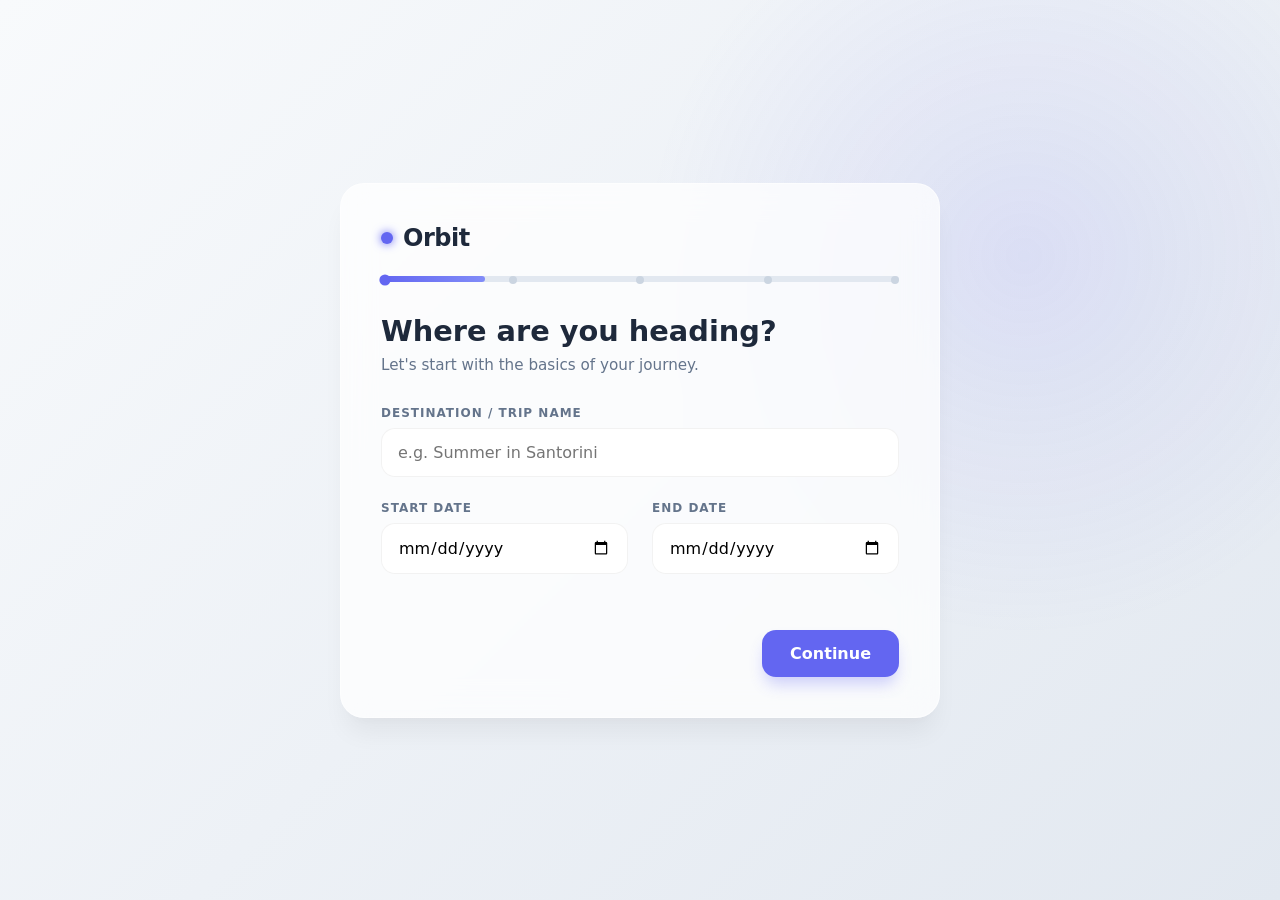
<file: index.html>
<!DOCTYPE html>

<html lang="en">

<head>

    <meta charset="UTF-8">

    <meta name="viewport" content="width=device-width, initial-scale=1.0">

    <title>Orbit | Premium Trip Planner</title>

    <link rel="stylesheet" href="orbit-style.css">

</head>

<body>

    <div class="bg-glow"></div>

    

    <main id="app">

        <section id="wizard-container" class="glass-card hidden">

            <div class="wizard-header">

                <div class="brand">

                    <span class="logo-dot"></span>

                    <h1>Orbit</h1>

                </div>

                <div class="progress-bar">

                    <div class="progress-fill" id="progress-fill"></div>

                    <div class="steps-indicator">

                        <span class="step-dot active"></span>

                        <span class="step-dot"></span>

                        <span class="step-dot"></span>

                        <span class="step-dot"></span>

                        <span class="step-dot"></span>

                    </div>

                </div>

            </div>



            <div id="step-content">

                <div class="step fade-in" data-step="1">

                    <h2>Where are you heading?</h2>

                    <p class="subtitle">Let's start with the basics of your journey.</p>

                    <div class="input-group">

                        <label>Destination / Trip Name</label>

                        <input type="text" id="trip-name" placeholder="e.g. Summer in Santorini">

                    </div>

                    <div class="grid-2">

                        <div class="input-group">

                            <label>Start Date</label>

                            <input type="date" id="start-date">

                        </div>

                        <div class="input-group">

                            <label>End Date</label>

                            <input type="date" id="end-date">

                        </div>

                    </div>

                    <div class="info-badge hidden" id="duration-badge">

                        Duration: <span id="calc-days">0</span> Days

                    </div>

                </div>



                <div class="step hidden fade-in" data-step="2">

                    <h2>How are you traveling?</h2>

                    <div class="input-group">

                        <label>Mode of Transport</label>

                        <select id="transport-type">

                            <option value="">Select Method</option>

                            <option value="Flight">Flight</option>

                            <option value="Train">Train</option>

                            <option value="Bus">Bus</option>

                            <option value="Car">Car / Bike</option>

                            <option value="Cruise">Cruise Ship / Ferry</option>

                            <option value="Other">Other</option>

                        </select>

                    </div>

                    <div id="dynamic-transport-form" class="dynamic-area">

                        </div>

                </div>



                <div class="step hidden fade-in" data-step="3">

                    <h2>Who's joining?</h2>

                    <div class="input-group">

                        <label>Number of Members</label>

                        <input type="number" id="member-count" min="1" value="1">

                    </div>

                    <div id="members-list" class="dynamic-area scrollable">

                        </div>

                </div>



                <div class="step hidden fade-in" data-step="4">

                    <h2>Staying somewhere?</h2>

                    <div class="toggle-container">

                        <span>No</span>

                        <label class="switch">

                            <input type="checkbox" id="has-hotel">

                            <span class="slider"></span>

                        </label>

                        <span>Yes</span>

                    </div>

                    <div id="hotel-form" class="dynamic-area hidden">

                        <div class="input-group"><label>Hotel Name</label><input type="text" id="hotel-name"></div>

                        <div class="grid-2">

                            <div class="input-group"><label>Check-in</label><input type="date" id="hotel-in"></div>

                            <div class="input-group"><label>Check-out</label><input type="date" id="hotel-out"></div>

                        </div>

                        <div class="input-group"><label>Address</label><input type="text" id="hotel-address"></div>

                    </div>

                </div>



                <div class="step hidden fade-in" data-step="5">

                    <h2>Financial Planning</h2>

                    <div class="grid-2">

                        <div class="input-group"><label>Total Budget</label><input type="number" id="budget-total" placeholder="0.00"></div>

                        <div class="input-group"><label>Transport Cost</label><input type="number" id="budget-transport" class="expense-input" placeholder="0.00"></div>

                        <div class="input-group"><label>Hotel Cost</label><input type="number" id="budget-hotel" class="expense-input" placeholder="0.00"></div>

                        <div class="input-group"><label>Food Budget</label><input type="number" id="budget-food" class="expense-input" placeholder="0.00"></div>

                        <div class="input-group"><label>Other Expenses</label><input type="number" id="budget-other" class="expense-input" placeholder="0.00"></div>

                    </div>

                </div>

            </div>



            <div class="wizard-footer">

                <button id="prev-btn" class="btn secondary hidden">Back</button>

                <button id="next-btn" class="btn primary">Continue</button>

            </div>

        </section>



        <section id="dashboard" class="hidden">

            <header class="dash-navbar">

                <div class="brand">

                    <span class="logo-dot"></span>

                    <h1 id="dash-trip-name">My Awesome Trip</h1>

                </div>

                <div class="dash-meta">

                    <span id="dash-dates" class="meta-date">Loading Dates...</span>

                    <button id="reset-trip" class="btn-icon-danger" title="Reset Trip">

                        <svg width="20" height="20" fill="currentColor" viewBox="0 0 24 24"><path d="M9 3v1H4v2h1v13a2 2 0 002 2h10a2 2 0 002-2V6h1V4h-5V3H9zM7 6h10v13H7V6zm2 2v9h2V8H9zm4 0v9h2V8h-2z"/></svg>

                    </button>

                </div>

            </header>



            <div class="dashboard-layout">

                <aside class="dash-sidebar">

                    <div class="glass-card countdown-hero">

                        <p class="label">Journey Begins In</p>

                        <h2 id="days-left">00</h2>

                        <p class="unit">Days</p>

                    </div>

                    

                    <div class="glass-card budget-widget">

                        <div class="widget-header">

                            <h3>Budget Status</h3>

                            <button class="edit-trigger" data-step="5">Manage</button>

                        </div>

                        <div class="progress-circle-container">

                            <svg viewBox="0 0 36 36" class="circular-chart primary">

                                <path class="circle-bg" d="M18 2.0845 a 15.9155 15.9155 0 0 1 0 31.831 a 15.9155 15.9155 0 0 1 0 -31.831" />

                                <path id="budget-stroke" class="circle" stroke-dasharray="0, 100" d="M18 2.0845 a 15.9155 15.9155 0 0 1 0 31.831 a 15.9155 15.9155 0 0 1 0 -31.831" />

                                <text x="18" y="20.35" class="percentage" id="budget-percent">0%</text>

                            </svg>

                        </div>

                        <div class="budget-legend">

                            <div class="leg-item"><span>Used</span><b id="dash-used-budget">$0</b></div>

                            <div class="leg-item"><span>Left</span><b id="dash-rem-budget">$0</b></div>

                        </div>

                    </div>

                </aside>



                <div class="dash-main">

                    <div class="card-row">

                        <div class="glass-card info-card">

                            <div class="card-head">

                                <div class="icon-wrap transport-icon">✈️</div>

                                <button class="edit-trigger" data-step="2">Edit</button>

                            </div>

                            <h4>Transport Details</h4>

                            <div id="dash-transport-content" class="card-body">

                                </div>

                        </div>



                        <div class="glass-card info-card">

                            <div class="card-head">

                                <div class="icon-wrap hotel-icon">🏨</div>

                                <button class="edit-trigger" data-step="4">Edit</button>

                            </div>

                            <h4>Accommodation</h4>

                            <div id="dash-hotel-content" class="card-body">

                                </div>

                        </div>

                    </div>



                    <div class="glass-card members-card">

                        <div class="card-head">

                            <h4>Travel Companions</h4>

                            <button class="edit-trigger" data-step="3">Manage Members</button>

                        </div>

                        <div id="dash-members-content" class="member-grid">

                            </div>

                    </div>

                </div>

            </div>

        </section>

    </main>



    <script src="orbit-script.js"></script>

</body>

</html>
</file>
<file: orbit-style.css>
/* --- Global Variables & Theme --- */

:root {

    --primary: #6366f1;

    --primary-dark: #4f46e5;

    --primary-light: #a5b4fc;

    --accent: #f43f5e;

    --bg-gradient: linear-gradient(135deg, #f8fafc 0%, #e2e8f0 100%);

    --glass: rgba(255, 255, 255, 0.75);

    --glass-border: rgba(255, 255, 255, 0.5);

    --text-main: #1e293b;

    --text-muted: #64748b;

    --shadow: 0 20px 25px -5px rgba(0, 0, 0, 0.05), 0 10px 10px -5px rgba(0, 0, 0, 0.02);

}



/* --- Base Reset --- */

* {

    margin: 0;

    padding: 0;

    box-sizing: border-box;

    font-family: 'Inter', system-ui, -apple-system, sans-serif;

}



body {

    min-height: 100vh;

    background: var(--bg-gradient);

    color: var(--text-main);

    display: flex;

    justify-content: center;

    align-items: center;

    padding: 1rem;

    overflow-x: hidden;

}



.bg-glow {

    position: fixed;

    width: 60vw;

    height: 60vw;

    background: radial-gradient(circle, rgba(99, 102, 241, 0.12) 0%, transparent 70%);

    top: -10vw;

    right: -10vw;

    z-index: -1;

    border-radius: 50%;

}



main#app {

    width: 100%;

    max-width: 1200px;

    display: flex;

    justify-content: center;

}



/* --- Typography & UI Elements --- */

h2 { font-size: clamp(1.4rem, 5vw, 1.8rem); margin-bottom: 0.5rem; font-weight: 700; }

.subtitle { font-size: 0.95rem; color: var(--text-muted); margin-bottom: 2rem; }



.hidden { display: none !important; }



.glass-card {

    background: var(--glass);

    backdrop-filter: blur(16px);

    -webkit-backdrop-filter: blur(16px);

    border: 1px solid var(--glass-border);

    border-radius: 24px;

    box-shadow: var(--shadow);

    padding: 2.5rem;

    transition: all 0.4s cubic-bezier(0.4, 0, 0.2, 1);

}



/* --- Form Elements --- */

.input-group { margin-bottom: 1.5rem; }

label { 

    display: block; 

    font-size: 0.75rem; 

    font-weight: 700; 

    margin-bottom: 8px; 

    color: var(--text-muted); 

    text-transform: uppercase; 

    letter-spacing: 1px; 

}



input, select {

    width: 100%;

    padding: 14px 16px;

    border-radius: 14px;

    border: 1px solid rgba(0,0,0,0.05);

    background: white;

    font-size: 1rem;

    outline: none;

    transition: 0.3s;

}



input:focus, select:focus { 

    border-color: var(--primary); 

    box-shadow: 0 0 0 4px rgba(99, 102, 241, 0.1); 

}



.grid-2 { 

    display: grid; 

    grid-template-columns: repeat(auto-fit, minmax(240px, 1fr)); 

    gap: 1.5rem; 

}



/* --- Buttons --- */

.btn {

    padding: 14px 28px;

    border-radius: 14px;

    border: none;

    font-weight: 700;

    cursor: pointer;

    transition: 0.3s;

    font-size: 1rem;

}



.primary { 

    background: var(--primary); 

    color: white; 

    box-shadow: 0 10px 15px -3px rgba(99, 102, 241, 0.3); 

}

.primary:hover { transform: translateY(-2px); filter: brightness(1.1); }



.secondary { background: #f1f5f9; color: var(--text-main); }



.btn-icon-danger {

    background: #fee2e2;

    border: none;

    padding: 12px;

    border-radius: 12px;

    color: var(--accent);

    cursor: pointer;

    transition: 0.2s;

}

.btn-icon-danger:hover { background: var(--accent); color: white; }



/* --- Wizard Specific Styles --- */

#wizard-container { width: 100%; max-width: 600px; }

.wizard-header { margin-bottom: 2rem; }

.brand { display: flex; align-items: center; gap: 10px; margin-bottom: 1.5rem; }

.logo-dot { width: 12px; height: 12px; background: var(--primary); border-radius: 50%; box-shadow: 0 0 10px var(--primary); }

.brand h1 { font-size: 1.5rem; font-weight: 800; letter-spacing: -0.5px; }



.progress-bar {

    height: 6px;

    background: #e2e8f0;

    border-radius: 10px;

    position: relative;

    margin-bottom: 1rem;

}

.progress-fill {

    position: absolute;

    height: 100%;

    background: linear-gradient(90deg, var(--primary), #818cf8);

    border-radius: 10px;

    transition: width 0.6s ease;

}



.steps-indicator { display: flex; justify-content: space-between; margin-top: 10px; }

.step-dot { width: 8px; height: 8px; background: #cbd5e1; border-radius: 50%; transition: 0.3s; }

.step-dot.active { background: var(--primary); transform: scale(1.4); }



.wizard-footer { display: flex; justify-content: flex-end; gap: 1rem; margin-top: 2rem; }



/* --- Switch Toggle --- */

.switch { position: relative; display: inline-block; width: 50px; height: 26px; margin: 0 15px; }

.switch input { opacity: 0; width: 0; height: 0; }

.slider { position: absolute; cursor: pointer; top: 0; left: 0; right: 0; bottom: 0; background-color: #cbd5e1; transition: .4s; border-radius: 34px; }

.slider:before { position: absolute; content: ""; height: 18px; width: 18px; left: 4px; bottom: 4px; background-color: white; transition: .4s; border-radius: 50%; }

input:checked + .slider { background-color: var(--primary); }

input:checked + .slider:before { transform: translateX(24px); }



/* --- Advanced Dashboard Layout --- */

#dashboard {

    width: 100%;

    display: flex;

    flex-direction: column;

    gap: 1.5rem;

    animation: slideUp 0.6s cubic-bezier(0.16, 1, 0.3, 1);

}



.dash-navbar {

    display: flex;

    justify-content: space-between;

    align-items: center;

    background: var(--glass);

    padding: 1.25rem 1.5rem;

    border-radius: 20px;

    backdrop-filter: blur(10px);

    flex-wrap: wrap;

    gap: 1rem;

}



.dashboard-layout {

    display: grid;

    grid-template-columns: 320px 1fr;

    gap: 1.5rem;

}



/* Sidebar Widgets */

.dash-sidebar { display: flex; flex-direction: column; gap: 1.5rem; }



.countdown-hero {

    background: linear-gradient(135deg, var(--primary) 0%, var(--primary-dark) 100%);

    color: white;

    text-align: center;

    padding: 2.5rem;

    border: none;

}

.countdown-hero .label { text-transform: uppercase; font-size: 0.7rem; letter-spacing: 2px; opacity: 0.8; }

.countdown-hero h2 { font-size: 5rem; margin: 0; line-height: 1; }

.countdown-hero .unit { font-weight: 600; font-size: 1.2rem; }



/* Budget Circular Chart */

.circular-chart { width: 130px; margin: 15px auto; display: block; }

.circle-bg { fill: none; stroke: rgba(0,0,0,0.05); stroke-width: 2.8; }

.circle { 

    fill: none; 

    stroke-width: 2.8; 

    stroke-linecap: round; 

    transition: stroke-dasharray 1s ease; 

    stroke: var(--primary); 

}

.percentage { fill: var(--text-main); font-size: 0.5rem; text-anchor: middle; font-weight: 800; }



.budget-legend { display: flex; justify-content: space-between; border-top: 1px solid #e2e8f0; padding-top: 15px; margin-top: 10px; }

.leg-item { display: flex; flex-direction: column; font-size: 0.85rem; }

.leg-item span { color: var(--text-muted); font-weight: 600; }



/* Main Content Area */

.dash-main { display: flex; flex-direction: column; gap: 1.5rem; }

.card-row { display: grid; grid-template-columns: 1fr 1fr; gap: 1.5rem; }



.info-card { min-height: 200px; display: flex; flex-direction: column; }

.card-head { display: flex; justify-content: space-between; align-items: flex-start; margin-bottom: 20px; }

.icon-wrap { 

    width: 45px; height: 45px; 

    border-radius: 12px; 

    display: flex; align-items: center; justify-content: center; 

    font-size: 1.5rem; 

}

.transport-icon { background: #e0e7ff; color: var(--primary); }

.hotel-icon { background: #fef3c7; color: #d97706; }



.card-body p { margin-bottom: 8px; color: var(--text-main); font-size: 0.95rem; }

.card-body b { color: var(--primary); }



.member-grid { display: grid; grid-template-columns: repeat(auto-fill, minmax(140px, 1fr)); gap: 12px; margin-top: 15px; }

.pill { 

    background: white; 

    padding: 12px; 

    border-radius: 15px; 

    border: 1px solid #e2e8f0; 

    display: flex; align-items: center; 

    gap: 8px; font-weight: 600; 

    font-size: 0.85rem;

}



.edit-trigger {

    background: rgba(99, 102, 241, 0.1);

    color: var(--primary);

    border: none;

    padding: 6px 14px;

    border-radius: 8px;

    font-size: 0.75rem;

    font-weight: 700;

    cursor: pointer;

    transition: 0.2s;

}

.edit-trigger:hover { background: var(--primary); color: white; }



/* --- Animations --- */

@keyframes fadeIn { from { opacity: 0; transform: translateY(10px); } to { opacity: 1; transform: translateY(0); } }

@keyframes slideUp { from { opacity: 0; transform: translateY(40px); } to { opacity: 1; transform: translateY(0); } }

.fade-in { animation: fadeIn 0.4s ease forwards; }



.scrollable { max-height: 300px; overflow-y: auto; padding-right: 10px; }

.scrollable::-webkit-scrollbar { width: 6px; }

.scrollable::-webkit-scrollbar-thumb { background: #e2e8f0; border-radius: 10px; }



/* --- Full Responsiveness Media Queries --- */

@media (max-width: 1024px) {

    .dashboard-layout { grid-template-columns: 1fr; }

    .dash-sidebar { display: grid; grid-template-columns: 1fr 1fr; gap: 1.5rem; }

}



@media (max-width: 768px) {

    .dash-navbar { flex-direction: column; text-align: center; }

    .brand { justify-content: center; }

}



@media (max-width: 640px) {

    .dash-sidebar { grid-template-columns: 1fr; }

    .card-row { grid-template-columns: 1fr; }

    .countdown-hero h2 { font-size: 3.5rem; }

    .glass-card { padding: 1.5rem; }

}
</file>
